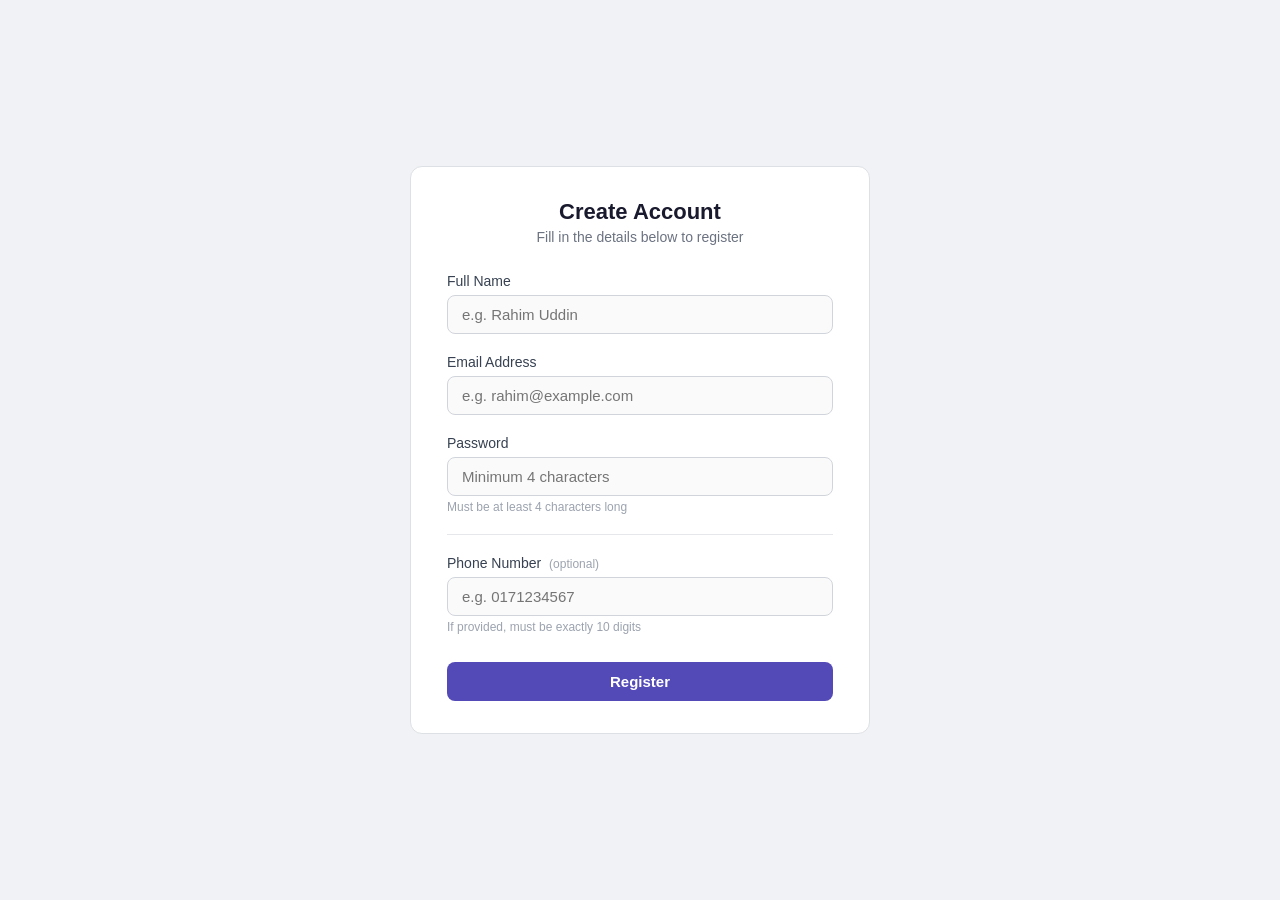
<file: index1.html>
<!DOCTYPE html>
<html lang="en">
<head>
  <meta charset="UTF-8" />
  <meta name="viewport" content="width=device-width, initial-scale=1.0"/>
  <title>User Registration – CSC 4182</title>
  <style>
    * { box-sizing: border-box; margin: 0; padding: 0; }

    body {
      font-family: Arial, sans-serif;
      background: #f0f2f5;
      display: flex;
      justify-content: center;
      align-items: center;
      min-height: 100vh;
      padding: 2rem 1rem;
    }

    .card {
      background: #ffffff;
      border-radius: 12px;
      border: 1px solid #dde0e5;
      padding: 2rem 2.25rem;
      width: 100%;
      max-width: 460px;
    }

    .card-header {
      text-align: center;
      margin-bottom: 1.75rem;
    }

    .card-header h1 {
      font-size: 22px;
      font-weight: 600;
      color: #1a1a2e;
    }

    .card-header p {
      font-size: 14px;
      color: #6b7280;
      margin-top: 4px;
    }

    .form-group {
      margin-bottom: 1.25rem;
    }

    label {
      display: block;
      font-size: 14px;
      font-weight: 500;
      color: #374151;
      margin-bottom: 6px;
    }

    label .optional {
      font-weight: 400;
      color: #9ca3af;
      font-size: 12px;
      margin-left: 4px;
    }

    input[type="text"],
    input[type="email"],
    input[type="password"],
    input[type="tel"] {
      width: 100%;
      padding: 10px 14px;
      border: 1.5px solid #d1d5db;
      border-radius: 8px;
      font-size: 15px;
      color: #111827;
      outline: none;
      transition: border-color 0.2s;
      background: #fafafa;
    }

    input:focus {
      border-color: #534AB7;
      background: #fff;
    }

    .error-msg {
      display: none;
      font-size: 12px;
      color: #E24B4A;
      margin-top: 5px;
    }

    .hint {
      font-size: 12px;
      color: #9ca3af;
      margin-top: 4px;
    }

    .btn-submit {
      width: 100%;
      padding: 11px;
      background: #534AB7;
      color: #fff;
      border: none;
      border-radius: 8px;
      font-size: 15px;
      font-weight: 600;
      cursor: pointer;
      margin-top: 0.5rem;
      transition: background 0.2s;
    }

    .btn-submit:hover { background: #3C3489; }

    .success-box {
      display: none;
      text-align: center;
      padding: 1.5rem 1rem;
    }

    .success-box .checkmark {
      width: 56px;
      height: 56px;
      background: #EAF3DE;
      border-radius: 50%;
      display: flex;
      align-items: center;
      justify-content: center;
      margin: 0 auto 1rem;
      font-size: 26px;
    }

    .success-box h2 {
      font-size: 18px;
      color: #27500A;
      margin-bottom: 6px;
    }

    .success-box p {
      font-size: 14px;
      color: #6b7280;
      margin-bottom: 1.25rem;
    }

    .btn-reset {
      padding: 9px 24px;
      background: transparent;
      border: 1.5px solid #534AB7;
      color: #534AB7;
      border-radius: 8px;
      font-size: 14px;
      font-weight: 500;
      cursor: pointer;
      transition: background 0.2s;
    }

    .btn-reset:hover { background: #EEEDFE; }

    .divider {
      border: none;
      border-top: 1px solid #e5e7eb;
      margin: 1.25rem 0;
    }
  </style>
</head>
<body>

<div class="card">

  <div class="card-header">
    <h1>Create Account</h1>
    <p>Fill in the details below to register</p>
  </div>

  <div id="success-msg" class="success-box">
    <div class="checkmark">&#10003;</div>
    <h2>Registration Successful!</h2>
    <p>Your account has been created. All fields passed validation.</p>
    <button class="btn-reset" onclick="resetForm()">Register Another</button>
  </div>

  <div id="form-fields">
    <form onsubmit="return validateForm();" novalidate>

      <div class="form-group">
        <label for="fullname">Full Name</label>
        <input type="text" id="fullname" placeholder="e.g. Rahim Uddin" />
        <span class="error-msg" id="fullname-error"></span>
      </div>

      <div class="form-group">
        <label for="email">Email Address</label>
        <input type="email" id="email" placeholder="e.g. rahim@example.com" />
        <span class="error-msg" id="email-error"></span>
      </div>

      <div class="form-group">
        <label for="password">Password</label>
        <input type="password" id="password" placeholder="Minimum 4 characters" />
        <span class="error-msg" id="password-error"></span>
        <p class="hint">Must be at least 4 characters long</p>
      </div>

      <hr class="divider" />

      <div class="form-group">
        <label for="phone">Phone Number <span class="optional">(optional)</span></label>
        <input type="tel" id="phone" placeholder="e.g. 0171234567" />
        <span class="error-msg" id="phone-error"></span>
        <p class="hint">If provided, must be exactly 10 digits</p>
      </div>

      <button type="submit" class="btn-submit">Register</button>

    </form>
  </div>

</div>

<script src="validate.js"></script>
</body>
</html>
</file>
